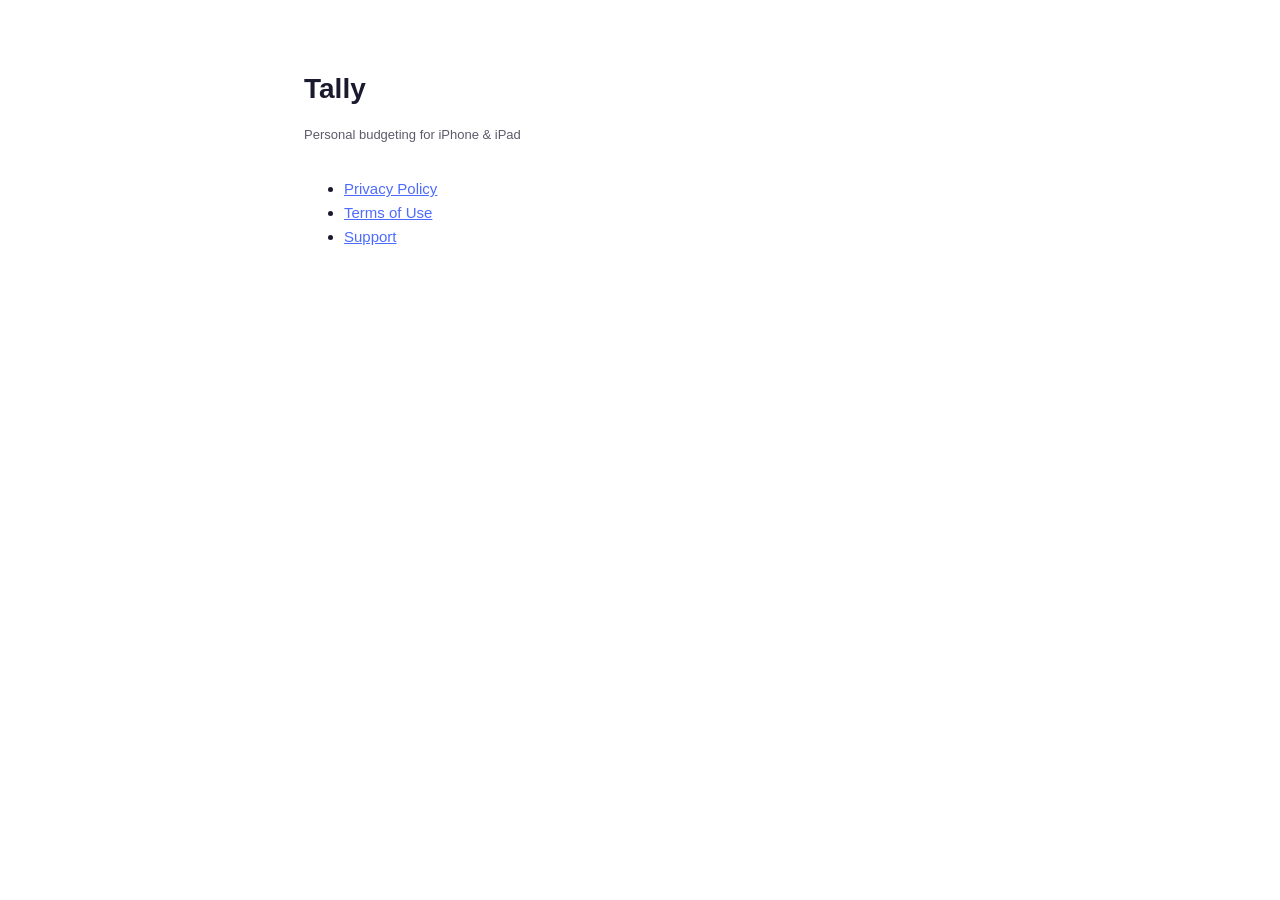
<file: index.html>
<!DOCTYPE html>
<html lang="en">
<head>
<meta charset="UTF-8">
<meta name="viewport" content="width=device-width, initial-scale=1.0">
<title>Tally — Legal</title>
<link rel="stylesheet" href="style.css">
</head>
<body>
<div class="wrap">
  <h1>Tally</h1>
  <p class="meta">Personal budgeting for iPhone &amp; iPad</p>
  <ul>
    <li><a href="privacy.html">Privacy Policy</a></li>
    <li><a href="terms.html">Terms of Use</a></li>
    <li><a href="support.html">Support</a></li>
  </ul>
</div>
</body>
</html>
</file>
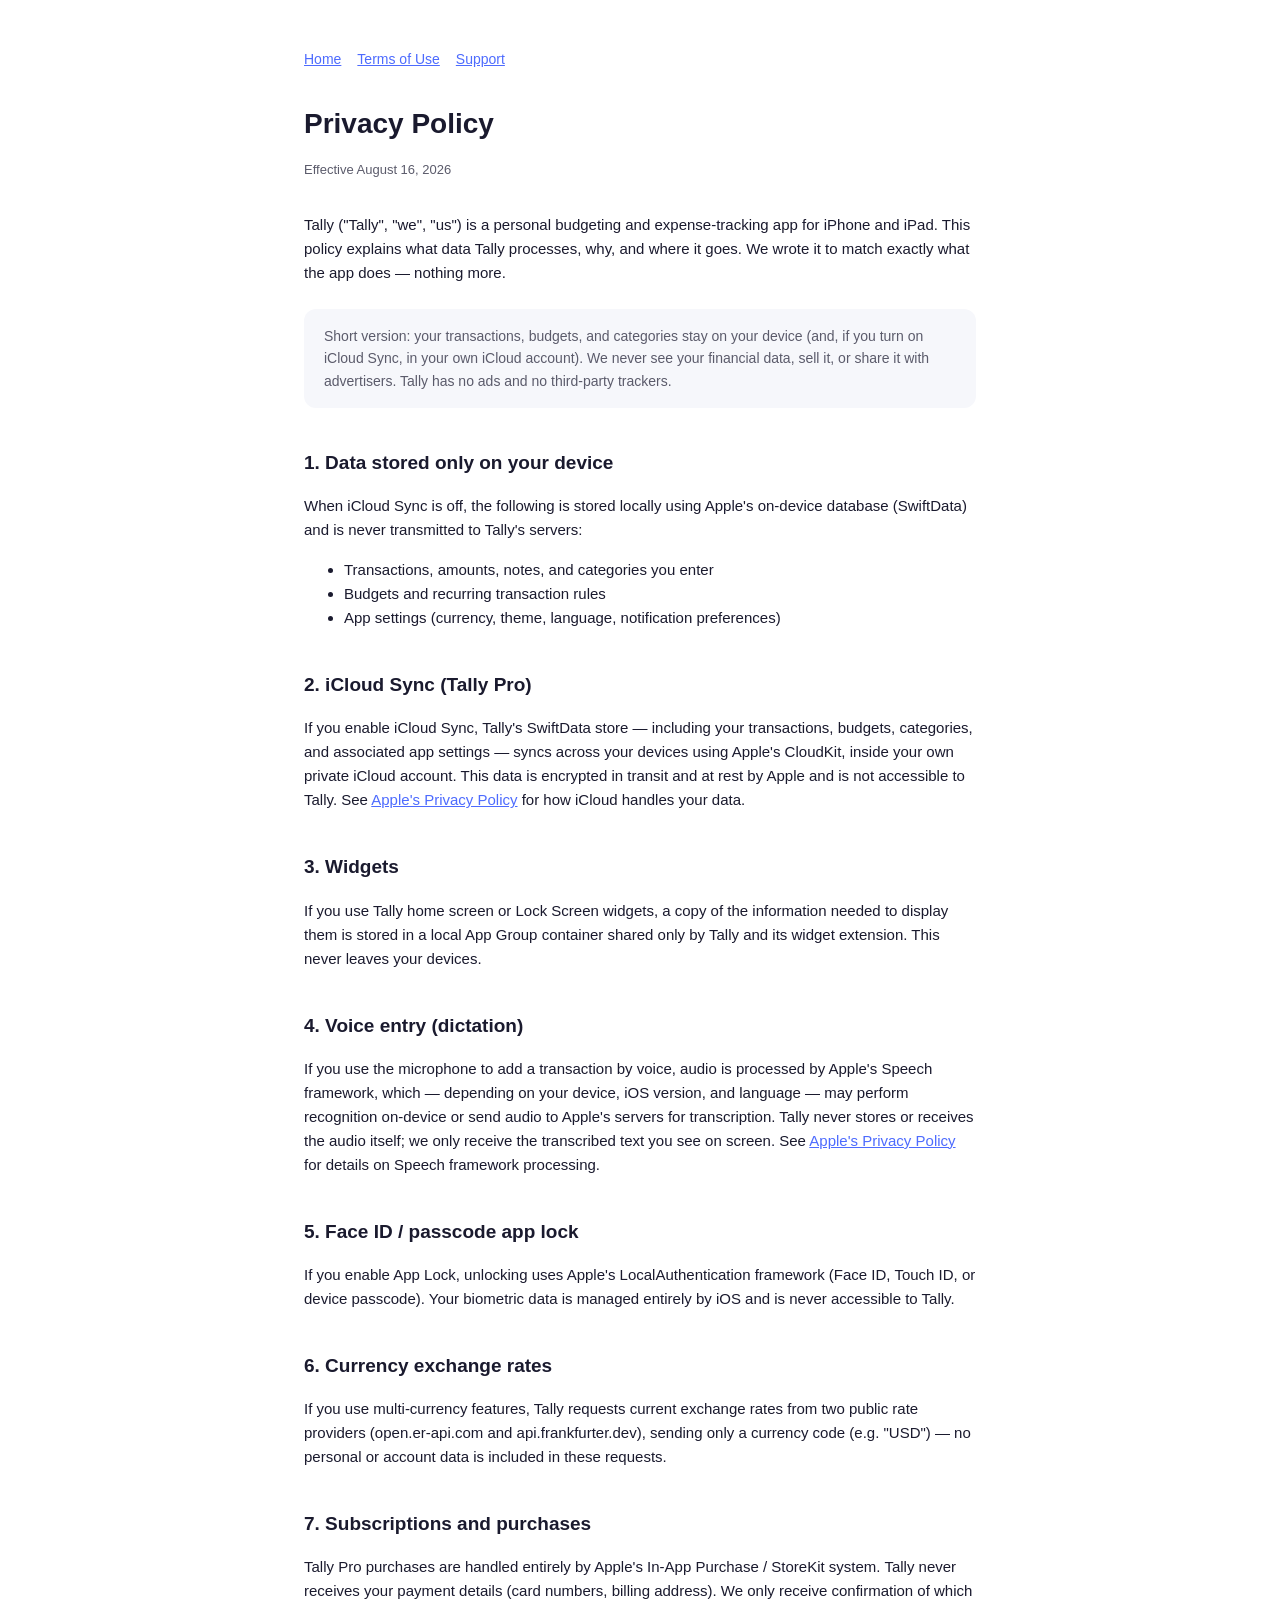
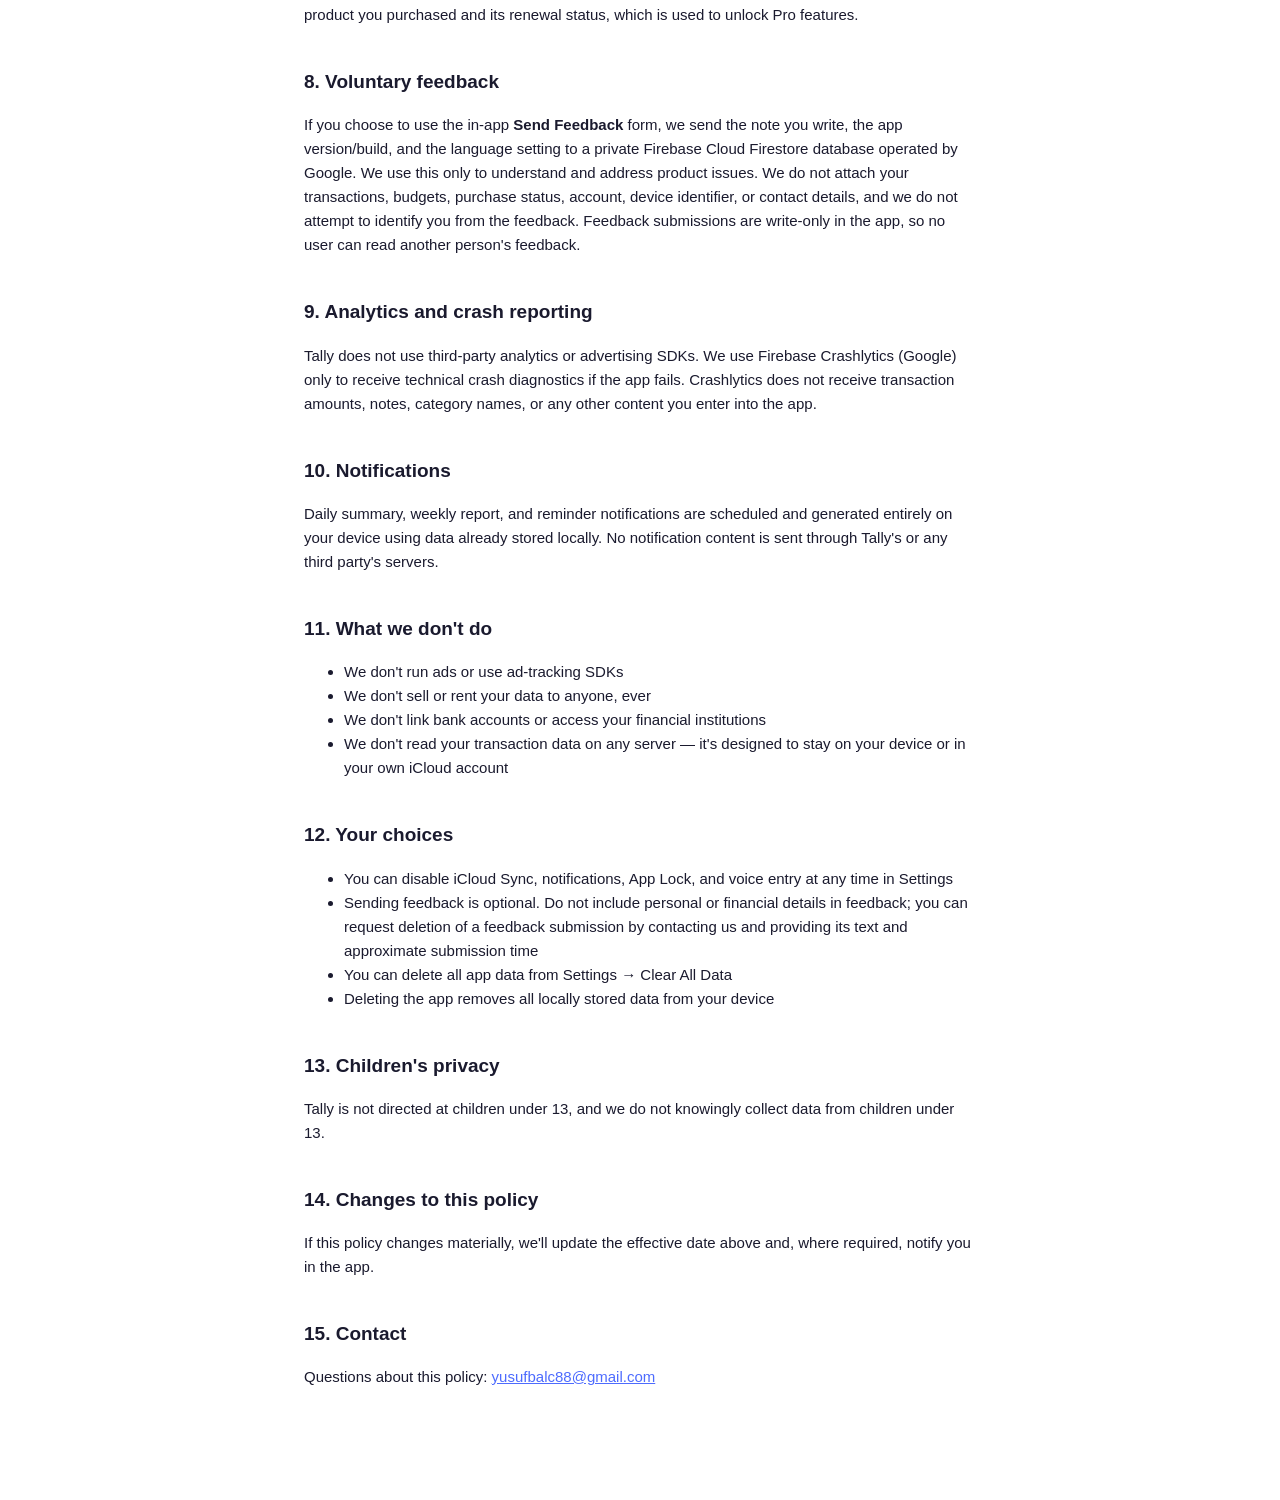
<file: privacy.html>
<!DOCTYPE html>
<html lang="en">
<head>
<meta charset="UTF-8">
<meta name="viewport" content="width=device-width, initial-scale=1.0">
<title>Privacy Policy — Tally</title>
<link rel="stylesheet" href="style.css">
</head>
<body>
<div class="wrap">
  <nav><a href="index.html">Home</a><a href="terms.html">Terms of Use</a><a href="support.html">Support</a></nav>
  <h1>Privacy Policy</h1>
  <p class="meta">Effective August 16, 2026</p>

  <p>Tally ("Tally", "we", "us") is a personal budgeting and expense-tracking app for iPhone and iPad. This policy explains what data Tally processes, why, and where it goes. We wrote it to match exactly what the app does — nothing more.</p>

  <div class="card">Short version: your transactions, budgets, and categories stay on your device (and, if you turn on iCloud Sync, in your own iCloud account). We never see your financial data, sell it, or share it with advertisers. Tally has no ads and no third-party trackers.</div>

  <h2>1. Data stored only on your device</h2>
  <p>When iCloud Sync is off, the following is stored locally using Apple's on-device database (SwiftData) and is never transmitted to Tally's servers:</p>
  <ul>
    <li>Transactions, amounts, notes, and categories you enter</li>
    <li>Budgets and recurring transaction rules</li>
    <li>App settings (currency, theme, language, notification preferences)</li>
  </ul>

  <h2>2. iCloud Sync (Tally Pro)</h2>
  <p>If you enable iCloud Sync, Tally's SwiftData store — including your transactions, budgets, categories, and associated app settings — syncs across your devices using Apple's CloudKit, inside your own private iCloud account. This data is encrypted in transit and at rest by Apple and is not accessible to Tally. See <a href="https://www.apple.com/legal/privacy/">Apple's Privacy Policy</a> for how iCloud handles your data.</p>

  <h2>3. Widgets</h2>
  <p>If you use Tally home screen or Lock Screen widgets, a copy of the information needed to display them is stored in a local App Group container shared only by Tally and its widget extension. This never leaves your devices.</p>

  <h2>4. Voice entry (dictation)</h2>
  <p>If you use the microphone to add a transaction by voice, audio is processed by Apple's Speech framework, which — depending on your device, iOS version, and language — may perform recognition on-device or send audio to Apple's servers for transcription. Tally never stores or receives the audio itself; we only receive the transcribed text you see on screen. See <a href="https://www.apple.com/legal/privacy/">Apple's Privacy Policy</a> for details on Speech framework processing.</p>

  <h2>5. Face ID / passcode app lock</h2>
  <p>If you enable App Lock, unlocking uses Apple's LocalAuthentication framework (Face ID, Touch ID, or device passcode). Your biometric data is managed entirely by iOS and is never accessible to Tally.</p>

  <h2>6. Currency exchange rates</h2>
  <p>If you use multi-currency features, Tally requests current exchange rates from two public rate providers (open.er-api.com and api.frankfurter.dev), sending only a currency code (e.g. "USD") — no personal or account data is included in these requests.</p>

  <h2>7. Subscriptions and purchases</h2>
  <p>Tally Pro purchases are handled entirely by Apple's In-App Purchase / StoreKit system. Tally never receives your payment details (card numbers, billing address). We only receive confirmation of which product you purchased and its renewal status, which is used to unlock Pro features.</p>

  <h2>8. Voluntary feedback</h2>
  <p>If you choose to use the in-app <strong>Send Feedback</strong> form, we send the note you write, the app version/build, and the language setting to a private Firebase Cloud Firestore database operated by Google. We use this only to understand and address product issues. We do not attach your transactions, budgets, purchase status, account, device identifier, or contact details, and we do not attempt to identify you from the feedback. Feedback submissions are write-only in the app, so no user can read another person's feedback.</p>

  <h2>9. Analytics and crash reporting</h2>
  <p>Tally does not use third-party analytics or advertising SDKs. We use Firebase Crashlytics (Google) only to receive technical crash diagnostics if the app fails. Crashlytics does not receive transaction amounts, notes, category names, or any other content you enter into the app.</p>

  <h2>10. Notifications</h2>
  <p>Daily summary, weekly report, and reminder notifications are scheduled and generated entirely on your device using data already stored locally. No notification content is sent through Tally's or any third party's servers.</p>

  <h2>11. What we don't do</h2>
  <ul>
    <li>We don't run ads or use ad-tracking SDKs</li>
    <li>We don't sell or rent your data to anyone, ever</li>
    <li>We don't link bank accounts or access your financial institutions</li>
    <li>We don't read your transaction data on any server — it's designed to stay on your device or in your own iCloud account</li>
  </ul>

  <h2>12. Your choices</h2>
  <ul>
    <li>You can disable iCloud Sync, notifications, App Lock, and voice entry at any time in Settings</li>
    <li>Sending feedback is optional. Do not include personal or financial details in feedback; you can request deletion of a feedback submission by contacting us and providing its text and approximate submission time</li>
    <li>You can delete all app data from Settings → Clear All Data</li>
    <li>Deleting the app removes all locally stored data from your device</li>
  </ul>

  <h2>13. Children's privacy</h2>
  <p>Tally is not directed at children under 13, and we do not knowingly collect data from children under 13.</p>

  <h2>14. Changes to this policy</h2>
  <p>If this policy changes materially, we'll update the effective date above and, where required, notify you in the app.</p>

  <h2>15. Contact</h2>
  <p>Questions about this policy: <a href="mailto:yusufbalc88@gmail.com">yusufbalc88@gmail.com</a></p>
</div>
</body>
</html>
</file>
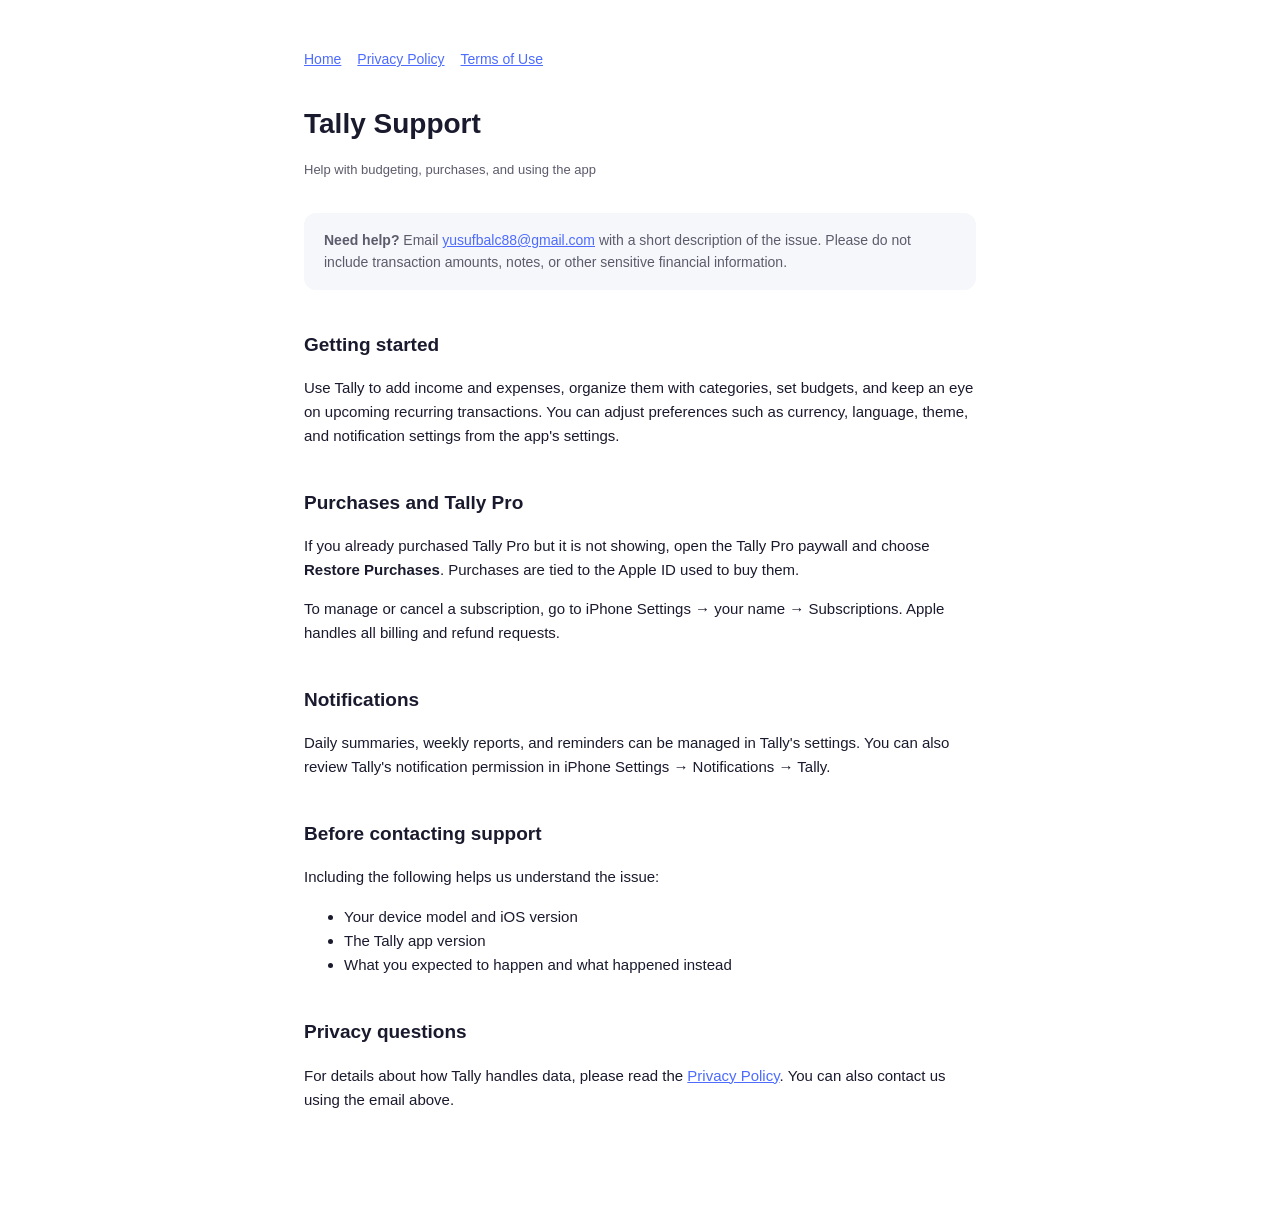
<file: support.html>
<!DOCTYPE html>
<html lang="en">
<head>
<meta charset="UTF-8">
<meta name="viewport" content="width=device-width, initial-scale=1.0">
<title>Support — Tally</title>
<link rel="stylesheet" href="style.css">
</head>
<body>
<div class="wrap">
  <nav><a href="index.html">Home</a><a href="privacy.html">Privacy Policy</a><a href="terms.html">Terms of Use</a></nav>
  <h1>Tally Support</h1>
  <p class="meta">Help with budgeting, purchases, and using the app</p>

  <div class="card">
    <strong>Need help?</strong> Email <a href="mailto:yusufbalc88@gmail.com?subject=Tally%20Support">yusufbalc88@gmail.com</a> with a short description of the issue. Please do not include transaction amounts, notes, or other sensitive financial information.
  </div>

  <h2>Getting started</h2>
  <p>Use Tally to add income and expenses, organize them with categories, set budgets, and keep an eye on upcoming recurring transactions. You can adjust preferences such as currency, language, theme, and notification settings from the app's settings.</p>

  <h2>Purchases and Tally Pro</h2>
  <p>If you already purchased Tally Pro but it is not showing, open the Tally Pro paywall and choose <strong>Restore Purchases</strong>. Purchases are tied to the Apple ID used to buy them.</p>
  <p>To manage or cancel a subscription, go to iPhone Settings → your name → Subscriptions. Apple handles all billing and refund requests.</p>

  <h2>Notifications</h2>
  <p>Daily summaries, weekly reports, and reminders can be managed in Tally's settings. You can also review Tally's notification permission in iPhone Settings → Notifications → Tally.</p>

  <h2>Before contacting support</h2>
  <p>Including the following helps us understand the issue:</p>
  <ul>
    <li>Your device model and iOS version</li>
    <li>The Tally app version</li>
    <li>What you expected to happen and what happened instead</li>
  </ul>

  <h2>Privacy questions</h2>
  <p>For details about how Tally handles data, please read the <a href="privacy.html">Privacy Policy</a>. You can also contact us using the email above.</p>
</div>
</body>
</html>
</file>
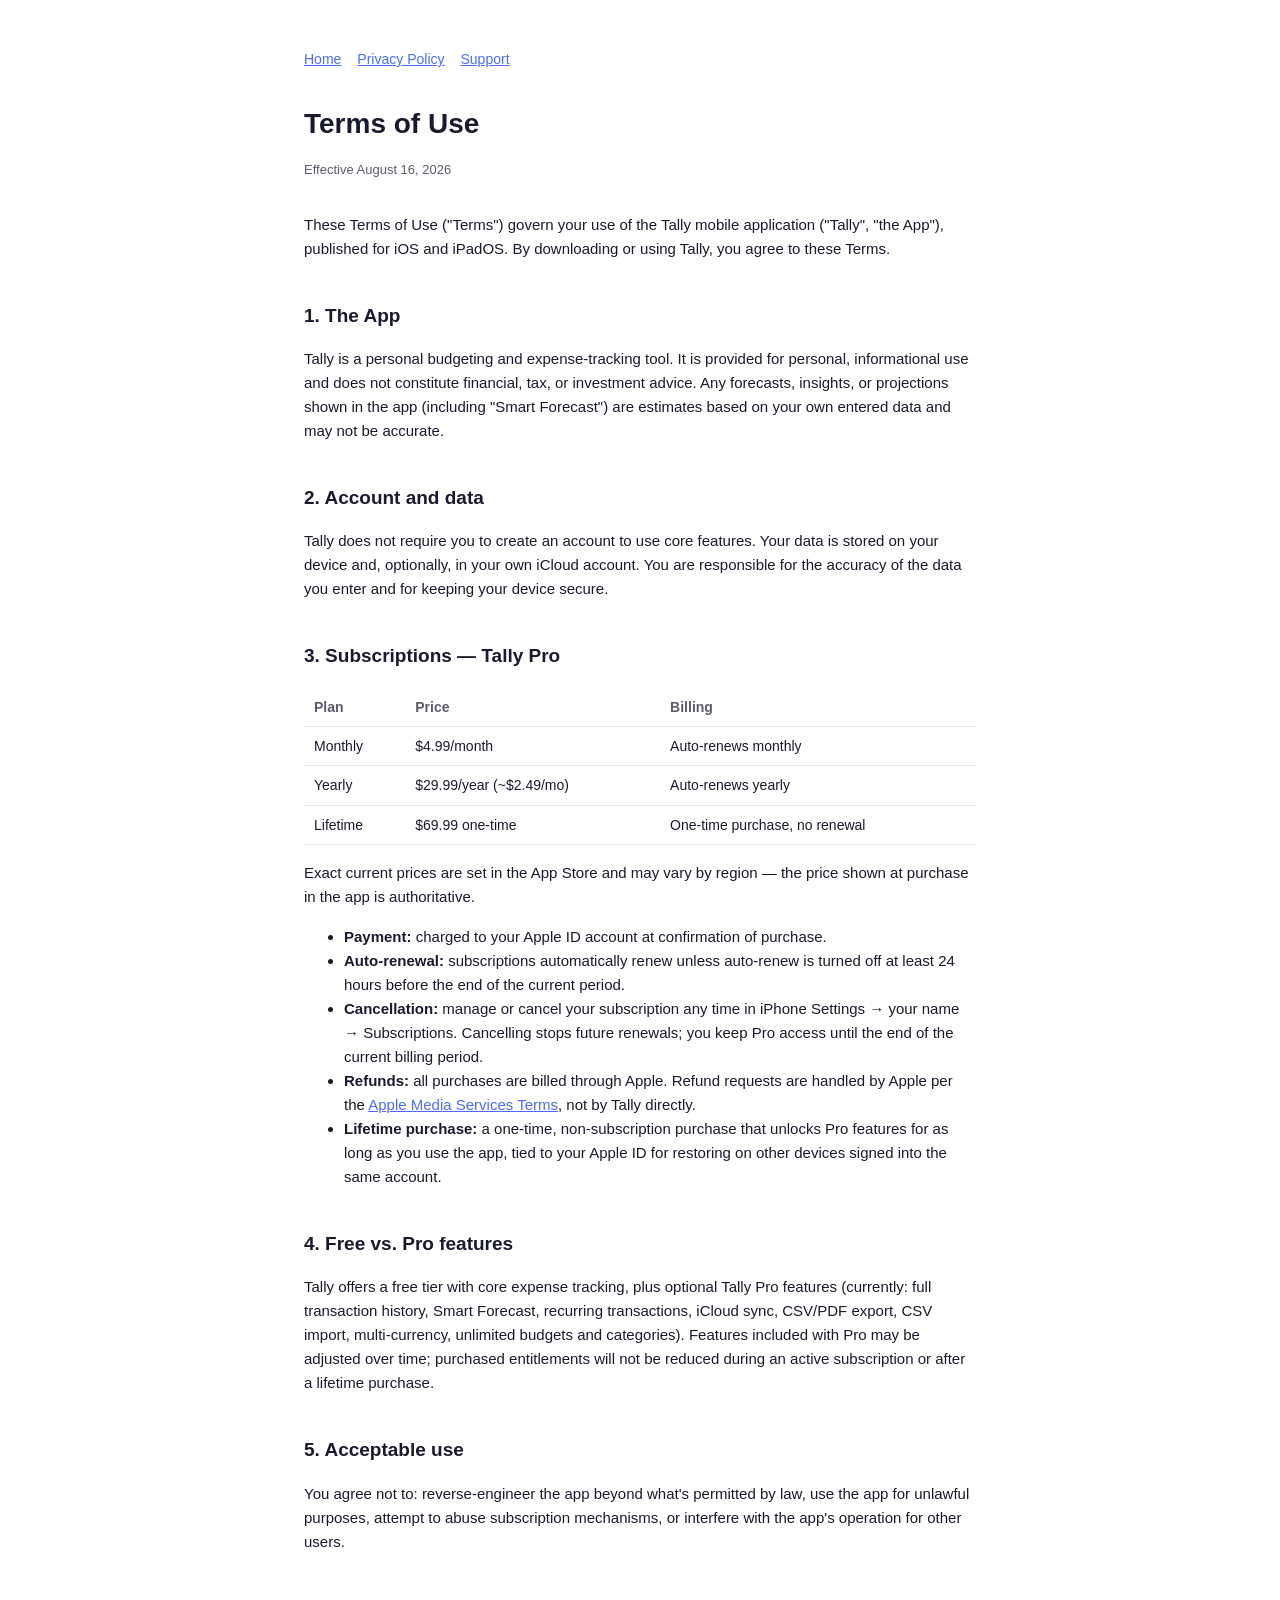
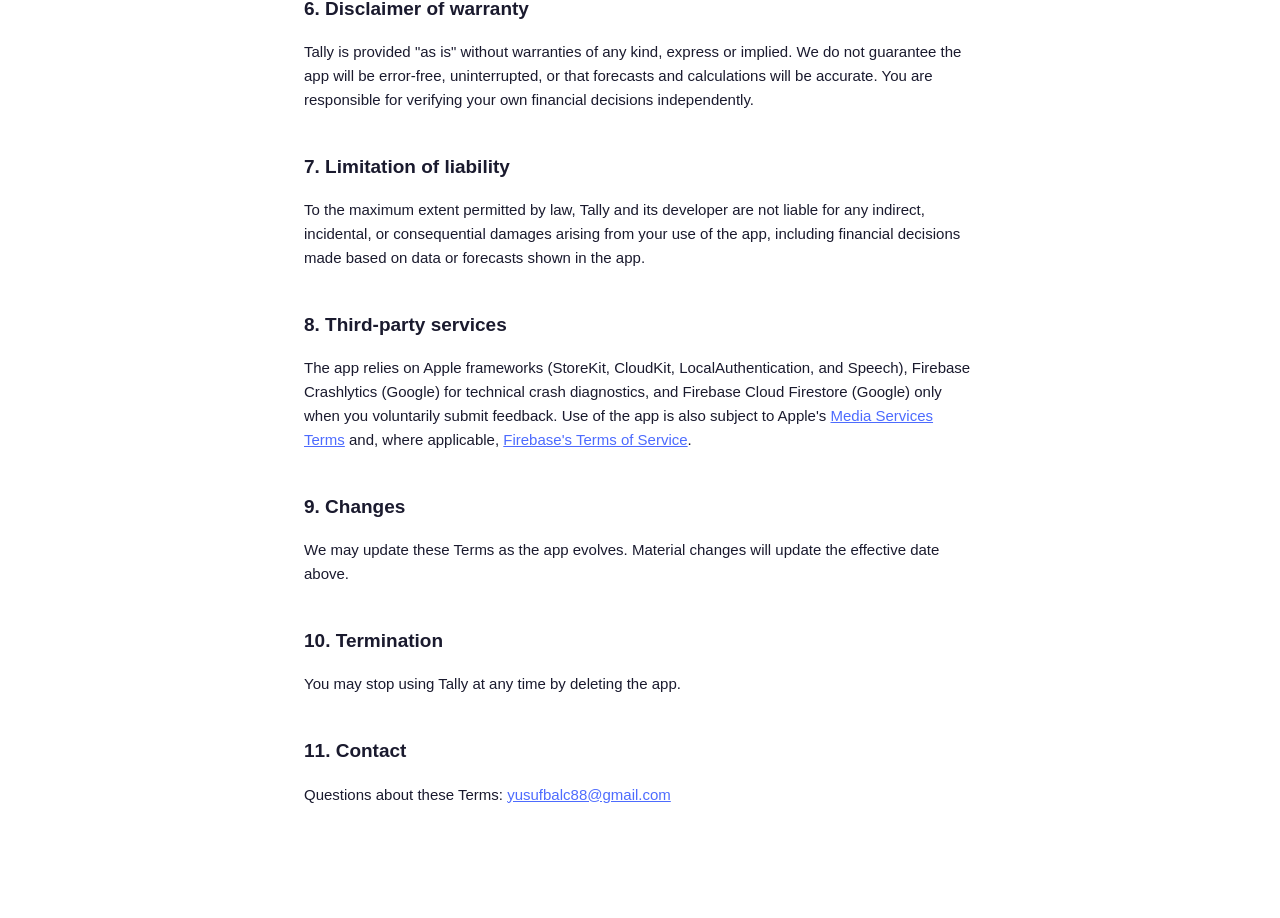
<file: terms.html>
<!DOCTYPE html>
<html lang="en">
<head>
<meta charset="UTF-8">
<meta name="viewport" content="width=device-width, initial-scale=1.0">
<title>Terms of Use — Tally</title>
<link rel="stylesheet" href="style.css">
</head>
<body>
<div class="wrap">
  <nav><a href="index.html">Home</a><a href="privacy.html">Privacy Policy</a><a href="support.html">Support</a></nav>
  <h1>Terms of Use</h1>
  <p class="meta">Effective August 16, 2026</p>

  <p>These Terms of Use ("Terms") govern your use of the Tally mobile application ("Tally", "the App"), published for iOS and iPadOS. By downloading or using Tally, you agree to these Terms.</p>

  <h2>1. The App</h2>
  <p>Tally is a personal budgeting and expense-tracking tool. It is provided for personal, informational use and does not constitute financial, tax, or investment advice. Any forecasts, insights, or projections shown in the app (including "Smart Forecast") are estimates based on your own entered data and may not be accurate.</p>

  <h2>2. Account and data</h2>
  <p>Tally does not require you to create an account to use core features. Your data is stored on your device and, optionally, in your own iCloud account. You are responsible for the accuracy of the data you enter and for keeping your device secure.</p>

  <h2>3. Subscriptions — Tally Pro</h2>
  <table>
    <tr><th>Plan</th><th>Price</th><th>Billing</th></tr>
    <tr><td>Monthly</td><td>$4.99/month</td><td>Auto-renews monthly</td></tr>
    <tr><td>Yearly</td><td>$29.99/year (~$2.49/mo)</td><td>Auto-renews yearly</td></tr>
    <tr><td>Lifetime</td><td>$69.99 one-time</td><td>One-time purchase, no renewal</td></tr>
  </table>
  <p>Exact current prices are set in the App Store and may vary by region — the price shown at purchase in the app is authoritative.</p>
  <ul>
    <li><strong>Payment:</strong> charged to your Apple ID account at confirmation of purchase.</li>
    <li><strong>Auto-renewal:</strong> subscriptions automatically renew unless auto-renew is turned off at least 24 hours before the end of the current period.</li>
    <li><strong>Cancellation:</strong> manage or cancel your subscription any time in iPhone Settings → your name → Subscriptions. Cancelling stops future renewals; you keep Pro access until the end of the current billing period.</li>
    <li><strong>Refunds:</strong> all purchases are billed through Apple. Refund requests are handled by Apple per the <a href="https://www.apple.com/legal/internet-services/itunes/">Apple Media Services Terms</a>, not by Tally directly.</li>
    <li><strong>Lifetime purchase:</strong> a one-time, non-subscription purchase that unlocks Pro features for as long as you use the app, tied to your Apple ID for restoring on other devices signed into the same account.</li>
  </ul>

  <h2>4. Free vs. Pro features</h2>
  <p>Tally offers a free tier with core expense tracking, plus optional Tally Pro features (currently: full transaction history, Smart Forecast, recurring transactions, iCloud sync, CSV/PDF export, CSV import, multi-currency, unlimited budgets and categories). Features included with Pro may be adjusted over time; purchased entitlements will not be reduced during an active subscription or after a lifetime purchase.</p>

  <h2>5. Acceptable use</h2>
  <p>You agree not to: reverse-engineer the app beyond what's permitted by law, use the app for unlawful purposes, attempt to abuse subscription mechanisms, or interfere with the app's operation for other users.</p>

  <h2>6. Disclaimer of warranty</h2>
  <p>Tally is provided "as is" without warranties of any kind, express or implied. We do not guarantee the app will be error-free, uninterrupted, or that forecasts and calculations will be accurate. You are responsible for verifying your own financial decisions independently.</p>

  <h2>7. Limitation of liability</h2>
  <p>To the maximum extent permitted by law, Tally and its developer are not liable for any indirect, incidental, or consequential damages arising from your use of the app, including financial decisions made based on data or forecasts shown in the app.</p>

  <h2>8. Third-party services</h2>
  <p>The app relies on Apple frameworks (StoreKit, CloudKit, LocalAuthentication, and Speech), Firebase Crashlytics (Google) for technical crash diagnostics, and Firebase Cloud Firestore (Google) only when you voluntarily submit feedback. Use of the app is also subject to Apple's <a href="https://www.apple.com/legal/internet-services/itunes/">Media Services Terms</a> and, where applicable, <a href="https://firebase.google.com/terms">Firebase's Terms of Service</a>.</p>

  <h2>9. Changes</h2>
  <p>We may update these Terms as the app evolves. Material changes will update the effective date above.</p>

  <h2>10. Termination</h2>
  <p>You may stop using Tally at any time by deleting the app.</p>

  <h2>11. Contact</h2>
  <p>Questions about these Terms: <a href="mailto:yusufbalc88@gmail.com">yusufbalc88@gmail.com</a></p>
</div>
</body>
</html>
</file>
<file: style.css>
:root {
  color-scheme: light dark;
  --bg: #ffffff;
  --fg: #1a1a2e;
  --muted: #5b5b6b;
  --accent: #4d6bfe;
  --card: #f6f7fb;
}
@media (prefers-color-scheme: dark) {
  :root {
    --bg: #0f1117;
    --fg: #f1f2f6;
    --muted: #a2a4b3;
    --card: #171923;
  }
}
* { box-sizing: border-box; }
body {
  margin: 0;
  font-family: -apple-system, BlinkMacSystemFont, "Segoe UI", Roboto, sans-serif;
  background: var(--bg);
  color: var(--fg);
  line-height: 1.6;
}
.wrap {
  max-width: 720px;
  margin: 0 auto;
  padding: 48px 24px 96px;
}
h1 { font-size: 28px; margin-bottom: 4px; }
h2 { font-size: 19px; margin-top: 40px; }
p, li { color: var(--fg); font-size: 15px; }
.meta { color: var(--muted); font-size: 13px; margin-bottom: 32px; }
.card {
  background: var(--card);
  border-radius: 12px;
  padding: 16px 20px;
  margin: 24px 0;
  font-size: 14px;
  color: var(--muted);
}
a { color: var(--accent); }
nav { margin-bottom: 32px; font-size: 14px; }
nav a { margin-right: 16px; }
table { width: 100%; border-collapse: collapse; margin: 16px 0; font-size: 14px; }
th, td { text-align: left; padding: 8px 10px; border-bottom: 1px solid rgba(128,128,128,0.2); }
th { color: var(--muted); font-weight: 600; }
</file>
